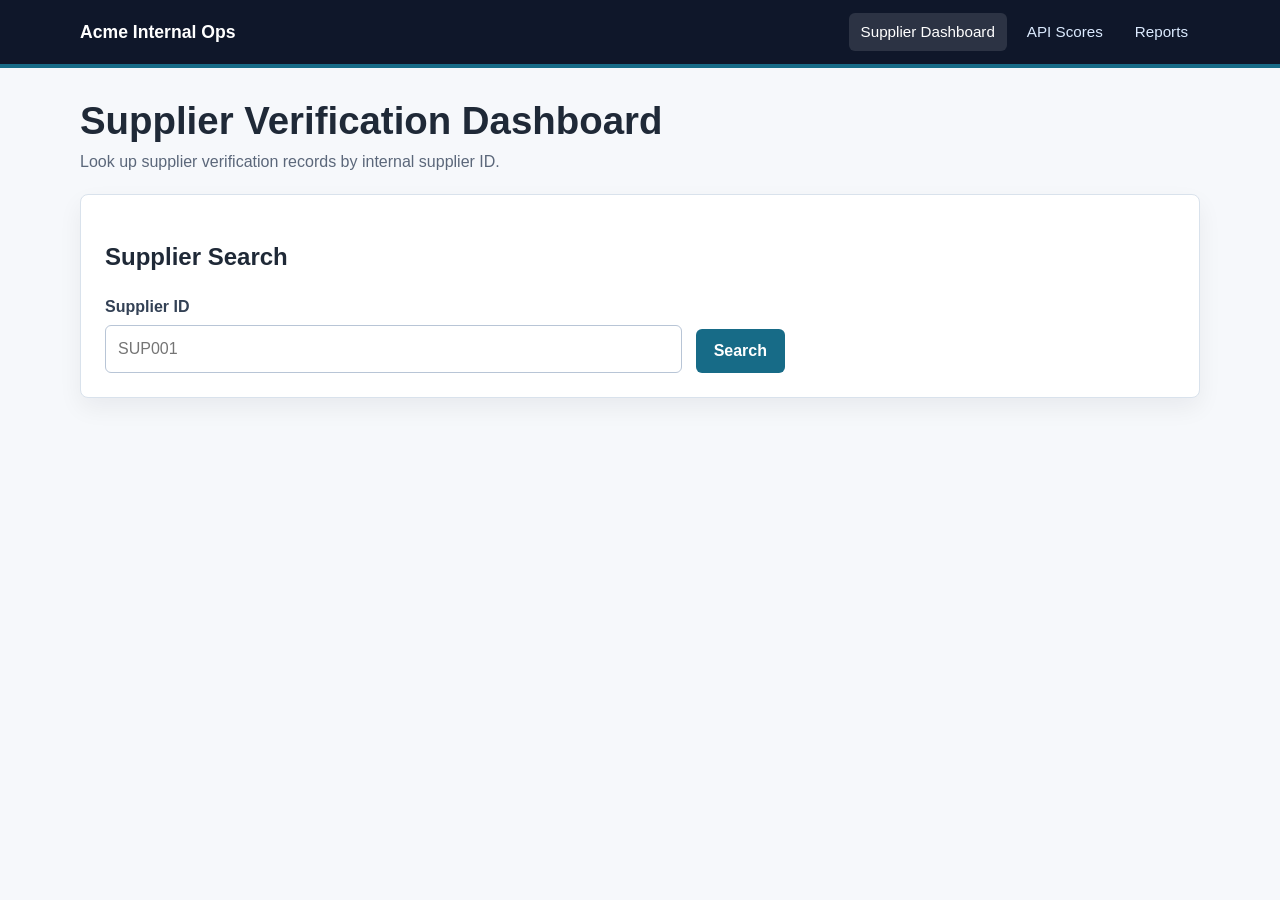
<file: mock-dashboard/index.html>
<!doctype html>
<html lang="en">
  <head>
    <meta charset="utf-8">
    <meta http-equiv="refresh" content="0; url=dashboard.html">
    <meta name="viewport" content="width=device-width, initial-scale=1">
    <title>Flow2API Mock Dashboard</title>
  </head>
  <body>
    <a href="dashboard.html">Open dashboard</a>
  </body>
</html>
</file>
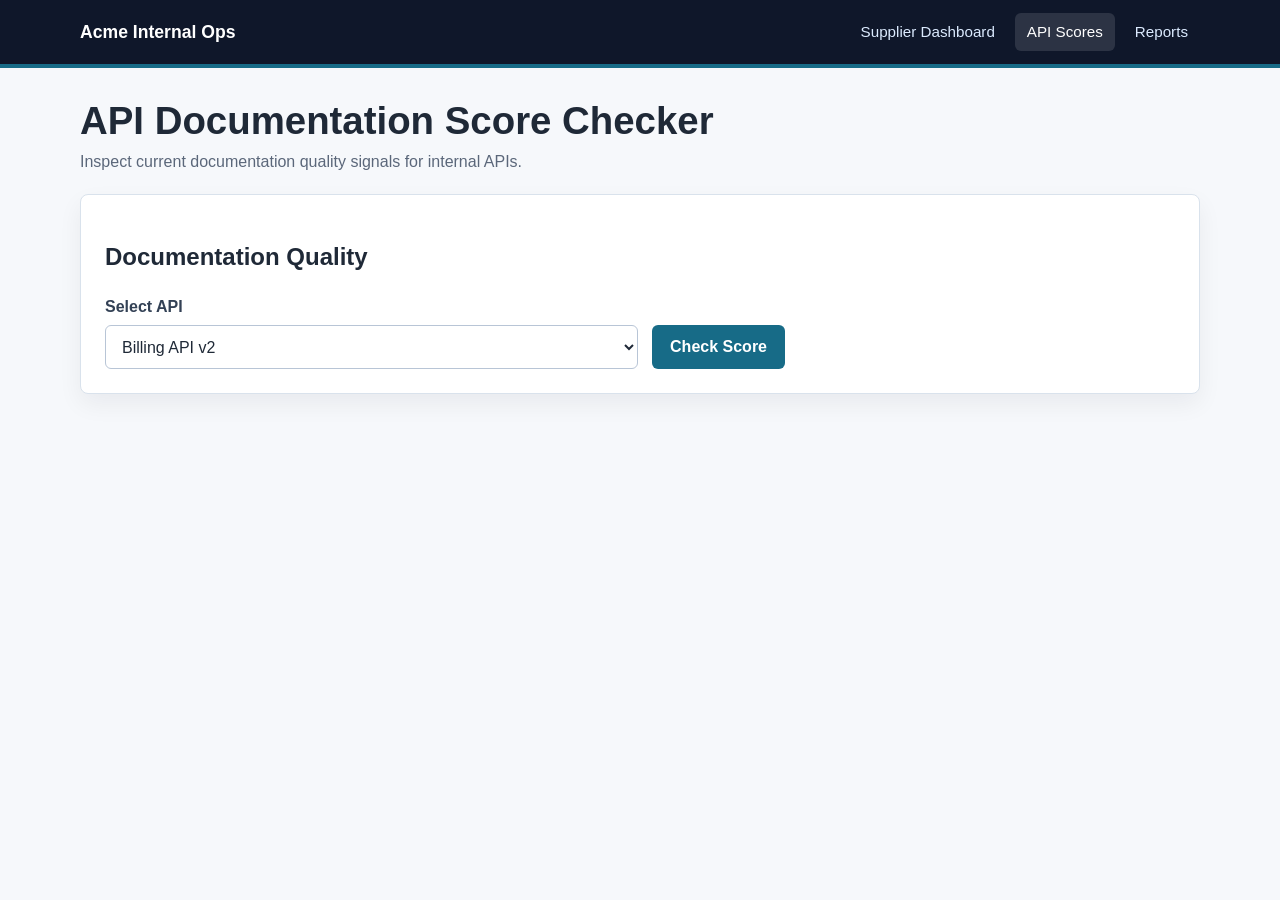
<file: mock-dashboard/api-scores.html>
<!doctype html>
<html lang="en">
  <head>
    <meta charset="utf-8">
    <meta name="viewport" content="width=device-width, initial-scale=1">
    <title>API Documentation Score Checker</title>
    <link rel="stylesheet" href="styles.css">
  </head>
  <body data-page="api-scores">
    <header class="topbar">
      <div class="topbar-inner">
        <div class="brand">Acme Internal Ops</div>
        <nav class="nav" aria-label="Primary">
          <a href="dashboard.html">Supplier Dashboard</a>
          <a href="api-scores.html">API Scores</a>
          <a href="reports.html">Reports</a>
        </nav>
      </div>
    </header>
    <main>
      <section class="page-header">
        <div>
          <h1>API Documentation Score Checker</h1>
          <p class="subtle">Inspect current documentation quality signals for internal APIs.</p>
        </div>
      </section>
      <section class="panel" aria-labelledby="score-heading">
        <h2 id="score-heading">Documentation Quality</h2>
        <div class="form-row">
          <div class="field">
            <label for="api-select">Select API</label>
            <select id="api-select" data-testid="api-select"></select>
          </div>
          <button type="button" data-testid="check-btn">Check Score</button>
        </div>
        <section class="results" data-testid="score-results-area" hidden>
          <div class="result-grid">
            <div class="metric">
              <span class="metric-label">API Score</span>
              <span class="metric-value" data-testid="api-score"></span>
            </div>
            <div class="metric">
              <span class="metric-label">Issues Found</span>
              <span class="metric-value" data-testid="issues-count"></span>
            </div>
            <div class="metric">
              <span class="metric-label">Last Checked</span>
              <span class="metric-value" data-testid="last-checked"></span>
            </div>
          </div>
          <p class="message" data-testid="score-message" aria-live="polite"></p>
        </section>
      </section>
    </main>
    <script src="data.js"></script>
    <script src="app.js"></script>
  </body>
</html>
</file>
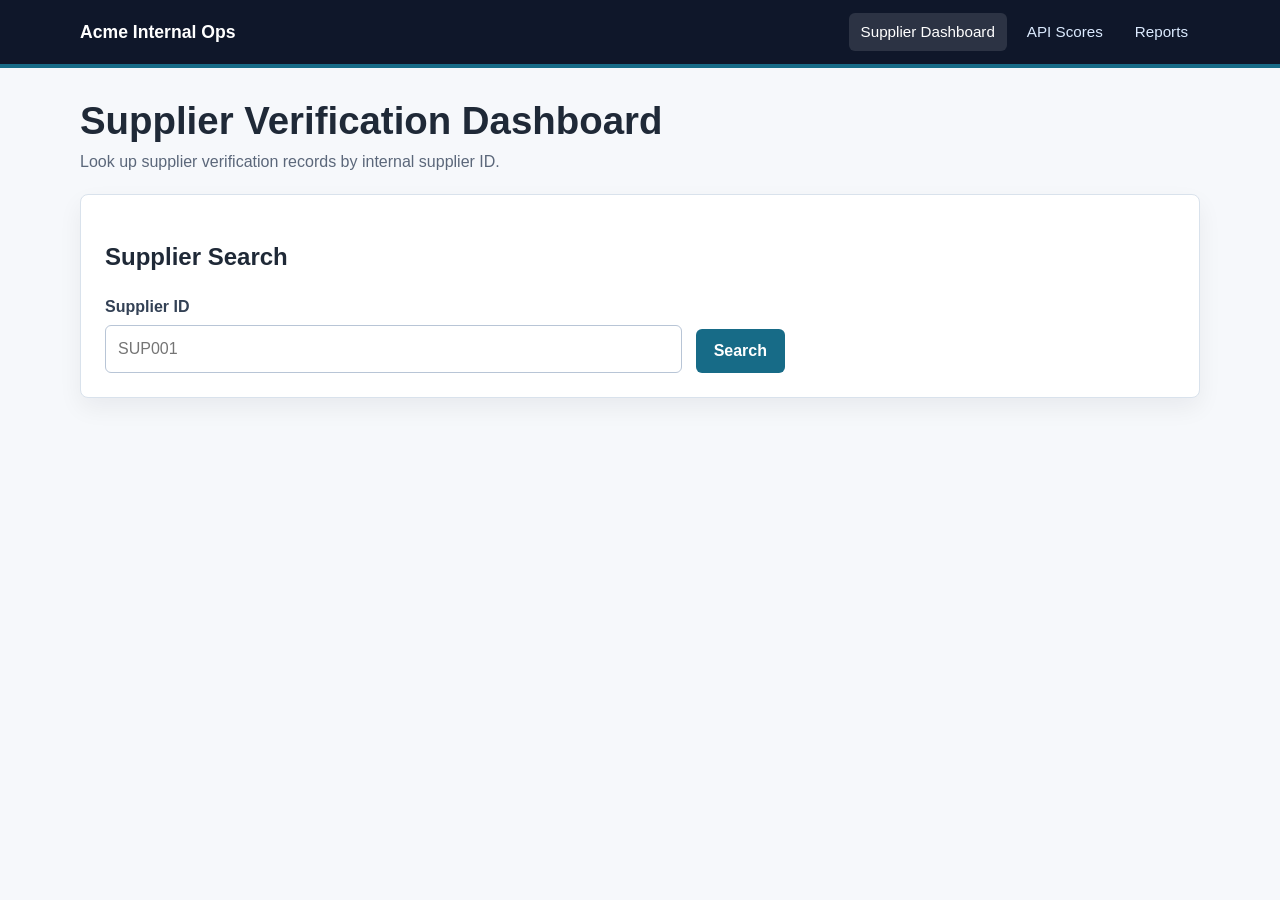
<file: mock-dashboard/dashboard.html>
<!doctype html>
<html lang="en">
  <head>
    <meta charset="utf-8">
    <meta name="viewport" content="width=device-width, initial-scale=1">
    <title>Supplier Verification Dashboard</title>
    <link rel="stylesheet" href="styles.css">
  </head>
  <body data-page="dashboard">
    <header class="topbar">
      <div class="topbar-inner">
        <div class="brand">Acme Internal Ops</div>
        <nav class="nav" aria-label="Primary">
          <a href="dashboard.html">Supplier Dashboard</a>
          <a href="api-scores.html">API Scores</a>
          <a href="reports.html">Reports</a>
        </nav>
      </div>
    </header>
    <main>
      <section class="page-header">
        <div>
          <h1>Supplier Verification Dashboard</h1>
          <p class="subtle">Look up supplier verification records by internal supplier ID.</p>
        </div>
      </section>
      <section class="panel" aria-labelledby="supplier-search-heading">
        <h2 id="supplier-search-heading">Supplier Search</h2>
        <div class="form-row">
          <div class="field">
            <label for="supplier-id">Supplier ID</label>
            <input id="supplier-id" data-testid="supplier-id-input" type="text" placeholder="SUP001" autocomplete="off">
          </div>
          <button type="button" data-testid="search-btn">Search</button>
        </div>
        <section class="results" data-testid="results-area" hidden>
          <div class="result-grid">
            <div class="metric">
              <span class="metric-label">Supplier Name</span>
              <span class="metric-value" data-testid="supplier-name"></span>
            </div>
            <div class="metric">
              <span class="metric-label">Verification Status</span>
              <span class="metric-value" data-testid="verification-status"></span>
            </div>
            <div class="metric">
              <span class="metric-label">Last Verified Date</span>
              <span class="metric-value" data-testid="last-verified"></span>
            </div>
            <div class="metric">
              <span class="metric-label">Contact Email</span>
              <span class="metric-value" data-testid="contact-email"></span>
            </div>
          </div>
          <p class="message" data-testid="supplier-message" aria-live="polite"></p>
        </section>
      </section>
    </main>
    <script src="data.js"></script>
    <script src="app.js"></script>
  </body>
</html>
</file>
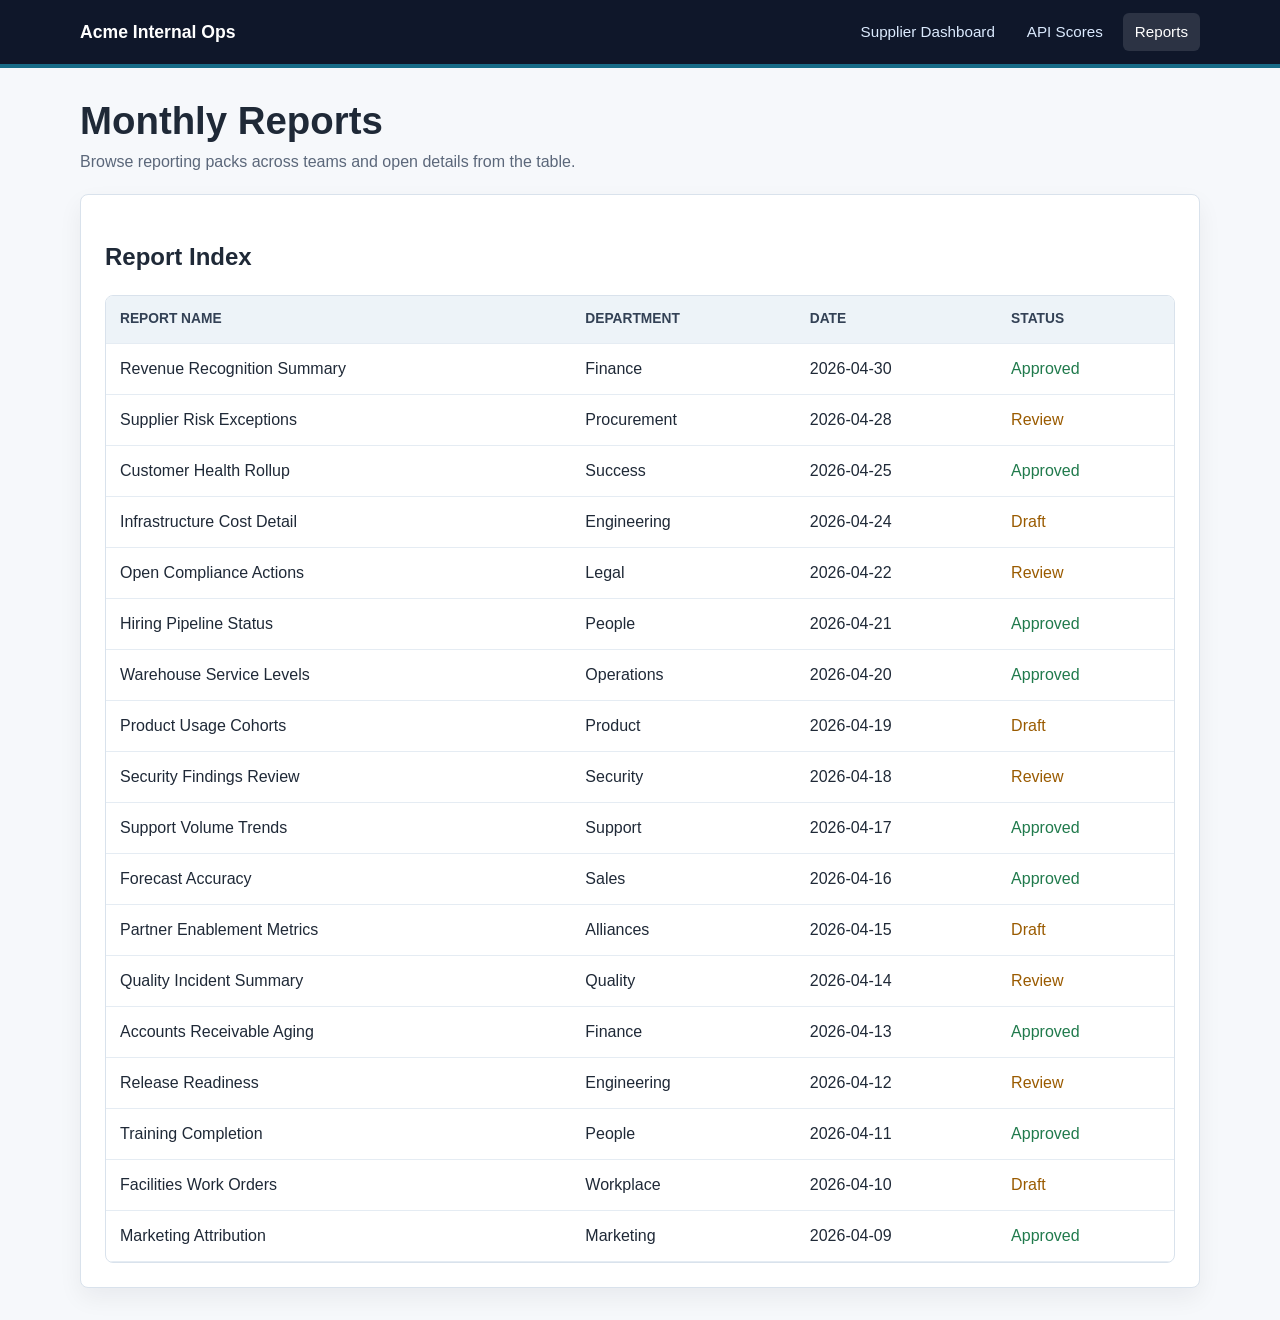
<file: mock-dashboard/reports.html>
<!doctype html>
<html lang="en">
  <head>
    <meta charset="utf-8">
    <meta name="viewport" content="width=device-width, initial-scale=1">
    <title>Monthly Reports</title>
    <link rel="stylesheet" href="styles.css">
  </head>
  <body data-page="reports">
    <header class="topbar">
      <div class="topbar-inner">
        <div class="brand">Acme Internal Ops</div>
        <nav class="nav" aria-label="Primary">
          <a href="dashboard.html">Supplier Dashboard</a>
          <a href="api-scores.html">API Scores</a>
          <a href="reports.html">Reports</a>
        </nav>
      </div>
    </header>
    <main>
      <section class="page-header">
        <div>
          <h1>Monthly Reports</h1>
          <p class="subtle">Browse reporting packs across teams and open details from the table.</p>
        </div>
      </section>
      <section class="panel" aria-labelledby="reports-heading">
        <h2 id="reports-heading">Report Index</h2>
        <div class="table-wrap">
          <table data-testid="reports-table">
            <thead>
              <tr>
                <th scope="col">Report Name</th>
                <th scope="col">Department</th>
                <th scope="col">Date</th>
                <th scope="col">Status</th>
              </tr>
            </thead>
            <tbody></tbody>
          </table>
        </div>
        <section class="report-detail panel" data-testid="report-detail" hidden>
          <h2>Report Details</h2>
          <div class="detail-grid">
            <div class="detail-item">
              <span class="detail-label">Report Name</span>
              <span class="detail-value" data-field="name"></span>
            </div>
            <div class="detail-item">
              <span class="detail-label">Department</span>
              <span class="detail-value" data-field="department"></span>
            </div>
            <div class="detail-item">
              <span class="detail-label">Date</span>
              <span class="detail-value" data-field="date"></span>
            </div>
            <div class="detail-item">
              <span class="detail-label">Status</span>
              <span class="detail-value" data-field="status"></span>
            </div>
            <div class="detail-item">
              <span class="detail-label">Owner</span>
              <span class="detail-value" data-field="owner"></span>
            </div>
            <div class="detail-item">
              <span class="detail-label">Notes</span>
              <span class="detail-value" data-field="notes"></span>
            </div>
          </div>
        </section>
      </section>
    </main>
    <script src="data.js"></script>
    <script src="app.js"></script>
  </body>
</html>
</file>
<file: mock-dashboard/styles.css>
* {
  box-sizing: border-box;
}

:root {
  color-scheme: light;
  --bg: #f6f8fb;
  --panel: #ffffff;
  --panel-border: #d9e2ec;
  --text: #1f2937;
  --muted: #5b677a;
  --brand: #176b87;
  --brand-dark: #0f4c61;
  --accent: #e8f3f7;
  --success: #207a4c;
  --warning: #9a5b00;
  --danger: #b42318;
}

body {
  margin: 0;
  min-height: 100vh;
  background: var(--bg);
  color: var(--text);
  font-family: Arial, Helvetica, sans-serif;
  line-height: 1.5;
}

.topbar {
  background: #0f172a;
  color: white;
  border-bottom: 4px solid var(--brand);
}

.topbar-inner {
  width: min(1120px, calc(100% - 32px));
  margin: 0 auto;
  display: flex;
  align-items: center;
  justify-content: space-between;
  gap: 24px;
  min-height: 64px;
}

.brand {
  font-size: 1.1rem;
  font-weight: 700;
  letter-spacing: 0;
}

.nav {
  display: flex;
  align-items: center;
  gap: 8px;
  flex-wrap: wrap;
}

.nav a {
  color: #dbeafe;
  text-decoration: none;
  padding: 8px 12px;
  border-radius: 6px;
  font-size: 0.95rem;
}

.nav a:hover,
.nav a.active {
  background: rgba(255, 255, 255, 0.12);
  color: white;
}

main {
  width: min(1120px, calc(100% - 32px));
  margin: 32px auto;
}

.page-header {
  display: flex;
  align-items: end;
  justify-content: space-between;
  gap: 24px;
  margin-bottom: 20px;
}

h1 {
  margin: 0;
  font-size: clamp(1.8rem, 3vw, 2.45rem);
  line-height: 1.1;
  letter-spacing: 0;
}

.subtle {
  color: var(--muted);
  margin: 8px 0 0;
}

.panel {
  background: var(--panel);
  border: 1px solid var(--panel-border);
  border-radius: 8px;
  padding: 24px;
  box-shadow: 0 10px 24px rgba(15, 23, 42, 0.06);
}

.form-row {
  display: grid;
  grid-template-columns: minmax(180px, 1fr) auto;
  gap: 14px;
  align-items: end;
  max-width: 680px;
}

.field {
  display: grid;
  gap: 6px;
}

label {
  font-weight: 700;
  color: #334155;
}

input,
select {
  width: 100%;
  border: 1px solid #b8c5d6;
  border-radius: 6px;
  padding: 11px 12px;
  min-height: 44px;
  color: var(--text);
  background: white;
  font: inherit;
}

input:focus,
select:focus,
button:focus-visible,
tr:focus-visible {
  outline: 3px solid rgba(23, 107, 135, 0.28);
  outline-offset: 2px;
}

button {
  min-height: 44px;
  border: 0;
  border-radius: 6px;
  padding: 0 18px;
  background: var(--brand);
  color: white;
  font: inherit;
  font-weight: 700;
  cursor: pointer;
}

button:hover {
  background: var(--brand-dark);
}

button:disabled {
  cursor: wait;
  opacity: 0.7;
}

.results {
  margin-top: 20px;
  border-top: 1px solid var(--panel-border);
  padding-top: 20px;
}

.result-grid {
  display: grid;
  grid-template-columns: repeat(4, minmax(0, 1fr));
  gap: 14px;
}

.metric {
  background: var(--accent);
  border-radius: 8px;
  padding: 14px;
  min-height: 92px;
}

.metric-label {
  display: block;
  color: var(--muted);
  font-size: 0.82rem;
  font-weight: 700;
  text-transform: uppercase;
}

.metric-value {
  display: block;
  margin-top: 8px;
  font-size: 1.18rem;
  font-weight: 700;
}

.status-verified {
  color: var(--success);
}

.status-review {
  color: var(--warning);
}

.status-rejected {
  color: var(--danger);
}

.message {
  margin-top: 16px;
  color: var(--muted);
  font-weight: 700;
}

.table-wrap {
  overflow-x: auto;
  border: 1px solid var(--panel-border);
  border-radius: 8px;
  background: white;
}

table {
  width: 100%;
  border-collapse: collapse;
  min-width: 720px;
}

th,
td {
  padding: 13px 14px;
  border-bottom: 1px solid #e5ecf3;
  text-align: left;
}

th {
  background: #edf3f8;
  color: #334155;
  font-size: 0.86rem;
  text-transform: uppercase;
}

tbody tr {
  cursor: pointer;
}

tbody tr:hover,
tbody tr.active {
  background: #f0f7fa;
}

.report-detail {
  margin-top: 20px;
}

.detail-grid {
  display: grid;
  grid-template-columns: repeat(2, minmax(0, 1fr));
  gap: 12px;
}

.detail-item {
  border: 1px solid var(--panel-border);
  border-radius: 8px;
  padding: 12px;
}

.detail-label {
  display: block;
  color: var(--muted);
  font-size: 0.82rem;
  font-weight: 700;
  text-transform: uppercase;
}

.detail-value {
  display: block;
  margin-top: 4px;
  font-weight: 700;
}

@media (max-width: 760px) {
  .topbar-inner,
  .page-header {
    align-items: flex-start;
    flex-direction: column;
  }

  .form-row,
  .result-grid,
  .detail-grid {
    grid-template-columns: 1fr;
  }

  main {
    margin-top: 22px;
  }
}
</file>
